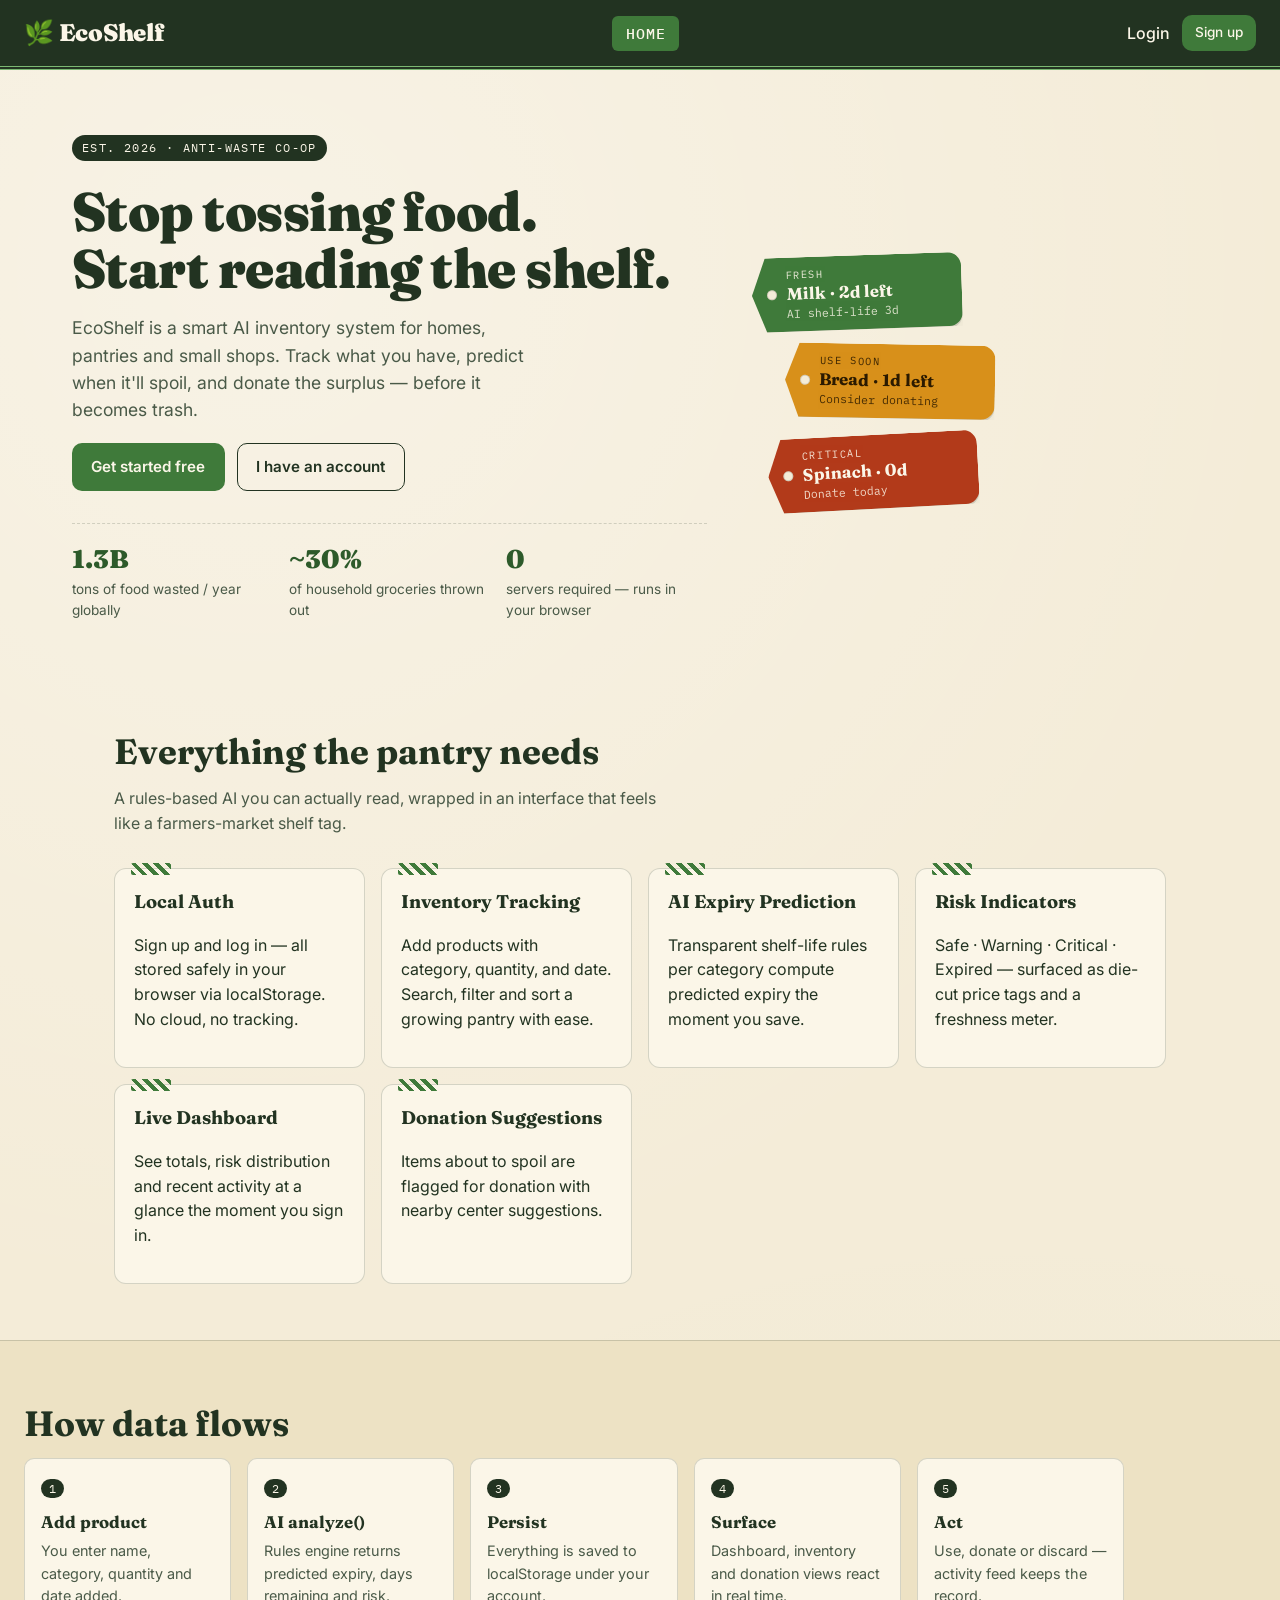
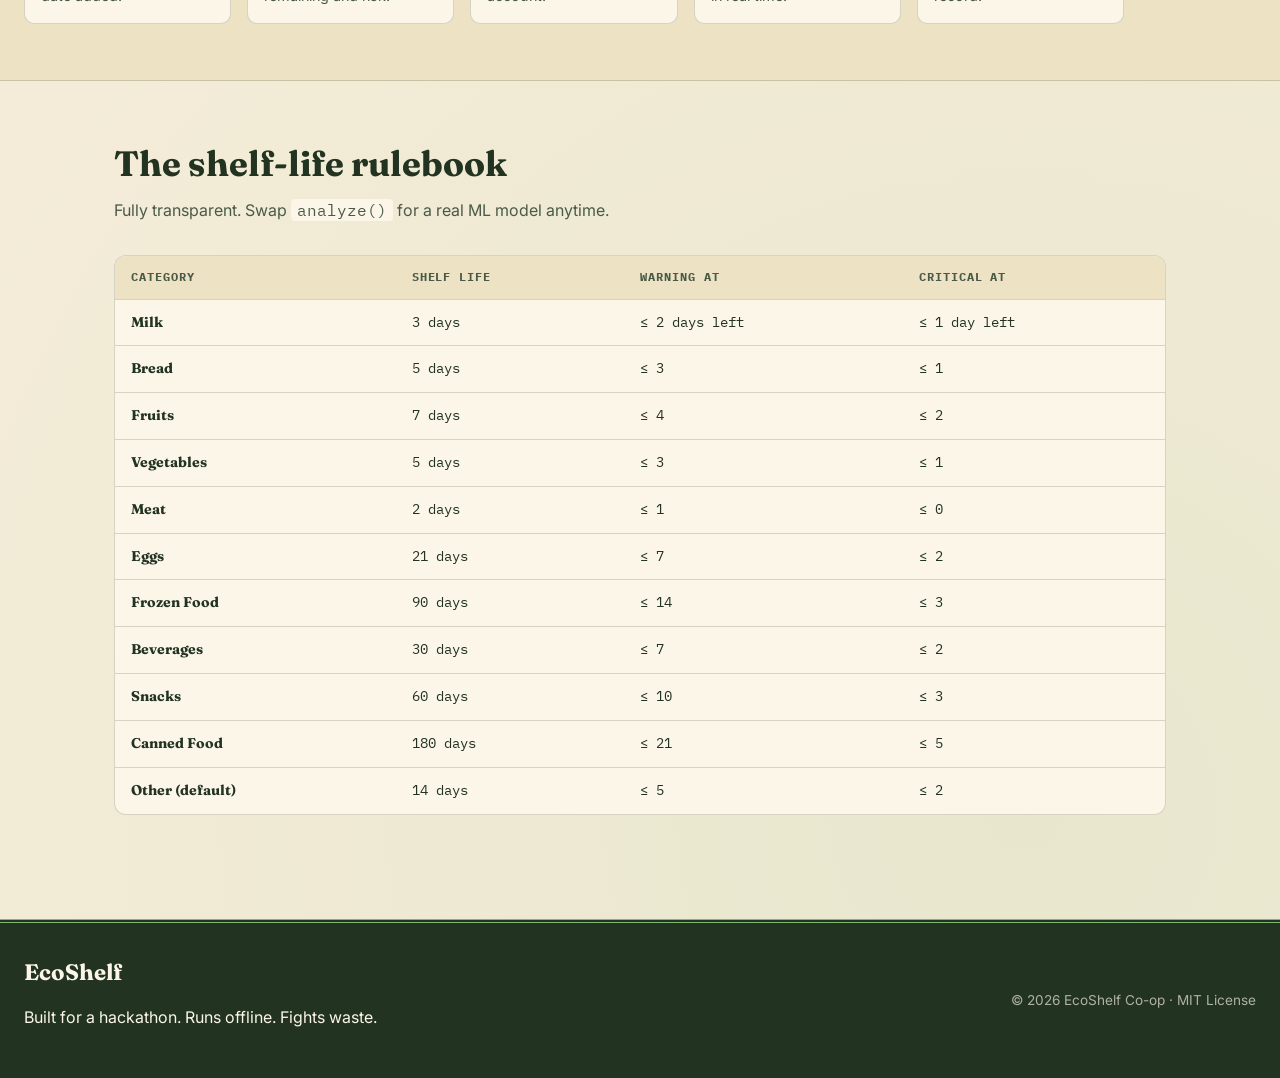
<file: index.html>
<!doctype html>
<html lang="en">
  <head>
    <meta charset="UTF-8" />
    <meta name="viewport" content="width=device-width,initial-scale=1" />
    <title>EcoShelf — Smart AI Food Inventory</title>
    <meta
      name="description"
      content="EcoShelf helps reduce food waste with AI-powered expiry prediction, risk indicators, and donation recommendations."
    />
    <link rel="stylesheet" href="css/style.css" />
  </head>
  <body class="page-landing">
    <div id="navbar-root"></div>

    <header class="hero">
      <div class="hero-inner">
        <span class="tag-chip">Est. 2026 · Anti-Waste Co-op</span>
        <h1 class="display">Stop tossing food.<br />Start reading the shelf.</h1>
        <p class="lede">
          EcoShelf is a smart AI inventory system for homes, pantries and small shops. Track what
          you have, predict when it'll spoil, and donate the surplus — before it becomes trash.
        </p>
        <div class="hero-cta">
          <a class="btn btn-primary" href="signup.html">Get started free</a>
          <a class="btn btn-ghost" href="login.html">I have an account</a>
        </div>
        <dl class="hero-stats">
          <div>
            <dt>1.3B</dt>
            <dd>tons of food wasted / year globally</dd>
          </div>
          <div>
            <dt>~30%</dt>
            <dd>of household groceries thrown out</dd>
          </div>
          <div>
            <dt>0</dt>
            <dd>servers required — runs in your browser</dd>
          </div>
        </dl>
      </div>
      <div class="hero-tag" aria-hidden="true">
        <div class="pricetag">
          <span class="pricetag-hole"></span>
          <div class="pricetag-body">
            <span class="pricetag-label">FRESH</span>
            <span class="pricetag-value">Milk · 2d left</span>
            <span class="pricetag-meta">AI shelf-life 3d</span>
          </div>
        </div>
        <div class="pricetag amber">
          <span class="pricetag-hole"></span>
          <div class="pricetag-body">
            <span class="pricetag-label">USE SOON</span>
            <span class="pricetag-value">Bread · 1d left</span>
            <span class="pricetag-meta">Consider donating</span>
          </div>
        </div>
        <div class="pricetag rust">
          <span class="pricetag-hole"></span>
          <div class="pricetag-body">
            <span class="pricetag-label">CRITICAL</span>
            <span class="pricetag-value">Spinach · 0d</span>
            <span class="pricetag-meta">Donate today</span>
          </div>
        </div>
      </div>
    </header>

    <section class="section">
      <h2 class="section-title">Everything the pantry needs</h2>
      <p class="section-sub">
        A rules-based AI you can actually read, wrapped in an interface that feels like a
        farmers-market shelf tag.
      </p>
      <div class="feature-grid">
        <article class="feature">
          <h3>Local Auth</h3>
          <p>
            Sign up and log in — all stored safely in your browser via localStorage. No cloud, no
            tracking.
          </p>
        </article>
        <article class="feature">
          <h3>Inventory Tracking</h3>
          <p>
            Add products with category, quantity, and date. Search, filter and sort a growing pantry
            with ease.
          </p>
        </article>
        <article class="feature">
          <h3>AI Expiry Prediction</h3>
          <p>
            Transparent shelf-life rules per category compute predicted expiry the moment you save.
          </p>
        </article>
        <article class="feature">
          <h3>Risk Indicators</h3>
          <p>
            Safe · Warning · Critical · Expired — surfaced as die-cut price tags and a freshness
            meter.
          </p>
        </article>
        <article class="feature">
          <h3>Live Dashboard</h3>
          <p>
            See totals, risk distribution and recent activity at a glance the moment you sign in.
          </p>
        </article>
        <article class="feature">
          <h3>Donation Suggestions</h3>
          <p>Items about to spoil are flagged for donation with nearby center suggestions.</p>
        </article>
      </div>
    </section>

    <section class="section section-alt">
      <h2 class="section-title">How data flows</h2>
      <ol class="flow">
        <li>
          <span class="flow-num">1</span>
          <h4>Add product</h4>
          <p>You enter name, category, quantity and date added.</p>
        </li>
        <li>
          <span class="flow-num">2</span>
          <h4>AI analyze()</h4>
          <p>Rules engine returns predicted expiry, days remaining and risk.</p>
        </li>
        <li>
          <span class="flow-num">3</span>
          <h4>Persist</h4>
          <p>Everything is saved to localStorage under your account.</p>
        </li>
        <li>
          <span class="flow-num">4</span>
          <h4>Surface</h4>
          <p>Dashboard, inventory and donation views react in real time.</p>
        </li>
        <li>
          <span class="flow-num">5</span>
          <h4>Act</h4>
          <p>Use, donate or discard — activity feed keeps the record.</p>
        </li>
      </ol>
    </section>

    <section class="section">
      <h2 class="section-title">The shelf-life rulebook</h2>
      <p class="section-sub">
        Fully transparent. Swap <code>analyze()</code> for a real ML model anytime.
      </p>
      <div class="table-wrap">
        <table class="rules-table">
          <thead>
            <tr>
              <th>Category</th>
              <th>Shelf life</th>
              <th>Warning at</th>
              <th>Critical at</th>
            </tr>
          </thead>
          <tbody>
            <tr>
              <td>Milk</td>
              <td>3 days</td>
              <td>≤ 2 days left</td>
              <td>≤ 1 day left</td>
            </tr>
            <tr>
              <td>Bread</td>
              <td>5 days</td>
              <td>≤ 3</td>
              <td>≤ 1</td>
            </tr>
            <tr>
              <td>Fruits</td>
              <td>7 days</td>
              <td>≤ 4</td>
              <td>≤ 2</td>
            </tr>
            <tr>
              <td>Vegetables</td>
              <td>5 days</td>
              <td>≤ 3</td>
              <td>≤ 1</td>
            </tr>
            <tr>
              <td>Meat</td>
              <td>2 days</td>
              <td>≤ 1</td>
              <td>≤ 0</td>
            </tr>
            <tr>
              <td>Eggs</td>
              <td>21 days</td>
              <td>≤ 7</td>
              <td>≤ 2</td>
            </tr>
            <tr>
              <td>Frozen Food</td>
              <td>90 days</td>
              <td>≤ 14</td>
              <td>≤ 3</td>
            </tr>
            <tr>
              <td>Beverages</td>
              <td>30 days</td>
              <td>≤ 7</td>
              <td>≤ 2</td>
            </tr>
            <tr>
              <td>Snacks</td>
              <td>60 days</td>
              <td>≤ 10</td>
              <td>≤ 3</td>
            </tr>
            <tr>
              <td>Canned Food</td>
              <td>180 days</td>
              <td>≤ 21</td>
              <td>≤ 5</td>
            </tr>
            <tr>
              <td>Other (default)</td>
              <td>14 days</td>
              <td>≤ 5</td>
              <td>≤ 2</td>
            </tr>
          </tbody>
        </table>
      </div>
    </section>

    <footer class="footer">
      <div>
        <strong class="brand">EcoShelf</strong>
        <p>Built for a hackathon. Runs offline. Fights waste.</p>
      </div>
      <p class="muted">© 2026 EcoShelf Co-op · MIT License</p>
    </footer>

    <script src="js/ai.js"></script>
    <script src="js/app.js"></script>
    <script src="js/navbar.js"></script>
  </body>
</html>
</file>
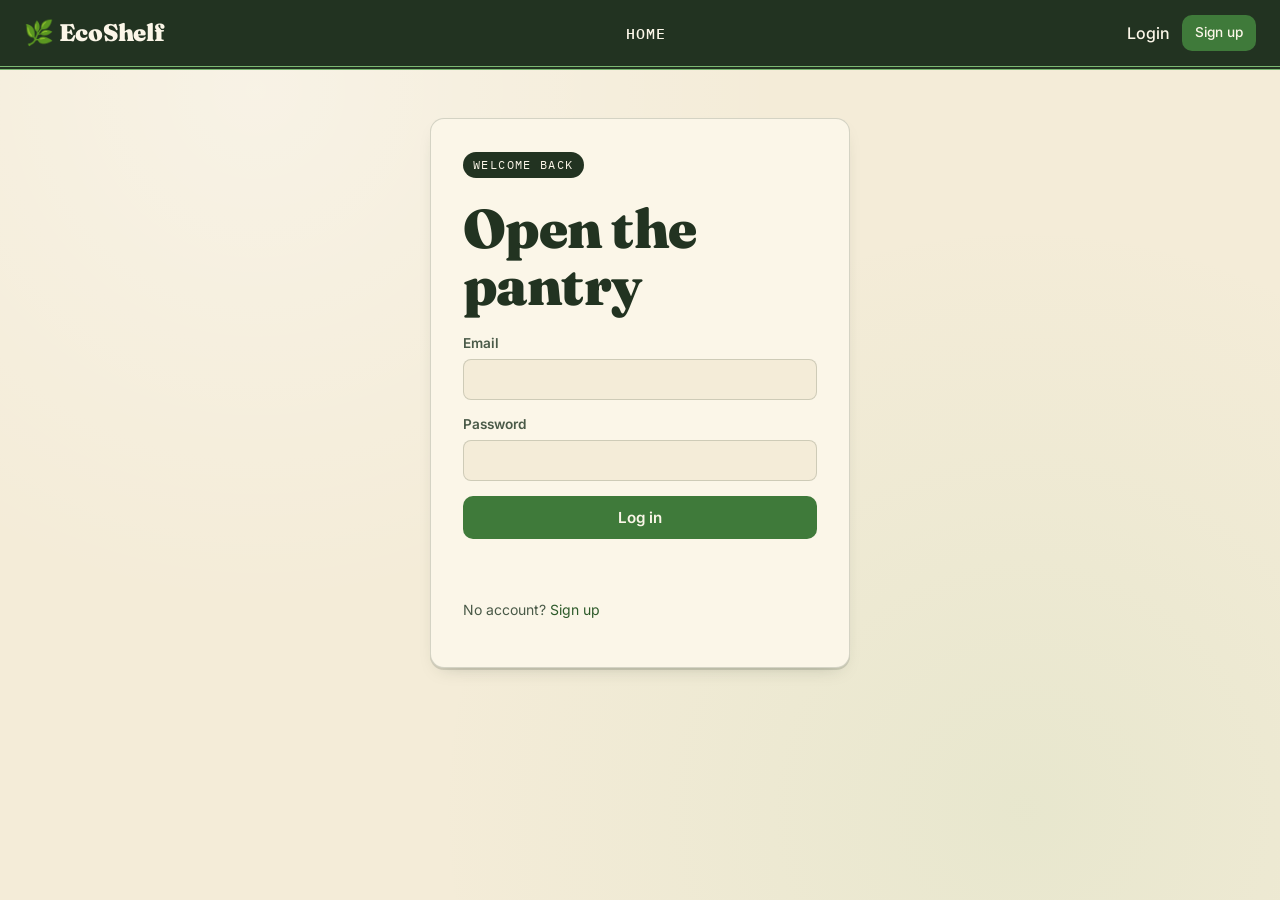
<file: add-product.html>
<!doctype html>
<html lang="en">
  <head>
    <meta charset="UTF-8" />
    <meta name="viewport" content="width=device-width,initial-scale=1" />
    <title>Add product · EcoShelf</title>
    <link rel="stylesheet" href="css/style.css" />
    <link rel="stylesheet" href="css/dashboard.css" />
  </head>
  <body>
    <div id="navbar-root"></div>
    <main class="app-main add-wrap">
      <div>
        <span class="tag-chip">New arrival</span>
        <h1 class="display">Tag a new product</h1>
        <form id="add-form" class="stack card-form" novalidate>
          <label>Name<input name="name" required /></label>
          <label
            >Category
            <select name="category" id="category" required></select>
          </label>
          <div class="row">
            <label
              >Quantity<input type="number" name="quantity" min="1" step="1" value="1" required
            /></label>
            <label>Unit<input name="unit" value="pcs" required /></label>
          </div>
          <label>Date added<input type="date" name="dateAdded" required id="date-added" /></label>
          <button class="btn btn-primary" type="submit">Save to shelf</button>
          <p id="add-msg" class="form-msg" role="status" aria-live="polite"></p>
        </form>
      </div>
      <aside class="preview-panel" id="preview-panel">
        <span class="tag-chip">Live AI preview</span>
        <h2 class="preview-name">—</h2>
        <p class="preview-meta" id="preview-meta">Fill in the form to see the shelf tag.</p>
        <div class="pricetag" id="preview-tag">
          <span class="pricetag-hole"></span>
          <div class="pricetag-body">
            <span class="pricetag-label" id="pt-label">SAFE</span>
            <span class="pricetag-value" id="pt-value">—</span>
            <span class="pricetag-meta" id="pt-meta">—</span>
          </div>
        </div>
        <div class="freshness">
          <div class="freshness-bar"><span id="fresh-fill"></span></div>
          <p class="muted small" id="fresh-text">Freshness</p>
        </div>
      </aside>
    </main>
    <script src="js/ai.js"></script>
    <script src="js/app.js"></script>
    <script src="js/navbar.js"></script>
    <script>
      EcoShelf.requireAuth();
      const catSel = document.getElementById("category");
      EcoShelf.AI.categories().forEach((c) => {
        const o = document.createElement("option");
        o.value = c;
        o.textContent = c;
        catSel.appendChild(o);
      });
      document.getElementById("date-added").value = new Date().toISOString().slice(0, 10);

      const form = document.getElementById("add-form");
      function preview() {
        const d = Object.fromEntries(new FormData(form).entries());
        if (!d.name || !d.category || !d.dateAdded) return;
        const a = EcoShelf.AI.analyze({
          name: d.name,
          category: d.category,
          dateAdded: d.dateAdded,
        });
        document.querySelector(".preview-name").textContent = d.name;
        document.getElementById("preview-meta").textContent =
          `${d.category} · shelf life ${a.shelfLife}d`;
        const tag = document.getElementById("preview-tag");
        tag.className = "pricetag " + a.tagClass;
        document.getElementById("pt-label").textContent = a.risk.toUpperCase();
        document.getElementById("pt-value").textContent = `${d.name} · ${a.daysRemaining}d left`;
        document.getElementById("pt-meta").textContent =
          `Expires ${EcoShelf.fmtDate(a.expiryDate)}`;
        const pct = Math.max(0, Math.min(100, a.freshnessPct));
        document.getElementById("fresh-fill").style.width = pct + "%";
        document.getElementById("fresh-text").textContent = `Freshness ${pct}%`;
      }
      form.addEventListener("input", preview);
      preview();

      form.addEventListener("submit", (e) => {
        e.preventDefault();
        const d = Object.fromEntries(new FormData(form).entries());
        d.quantity = Number(d.quantity);
        EcoShelf.addProduct(d);
        EcoShelf.toast("Saved to shelf");
        setTimeout(() => (location.href = "inventory.html"), 500);
      });
    </script>
  </body>
</html>
</file>
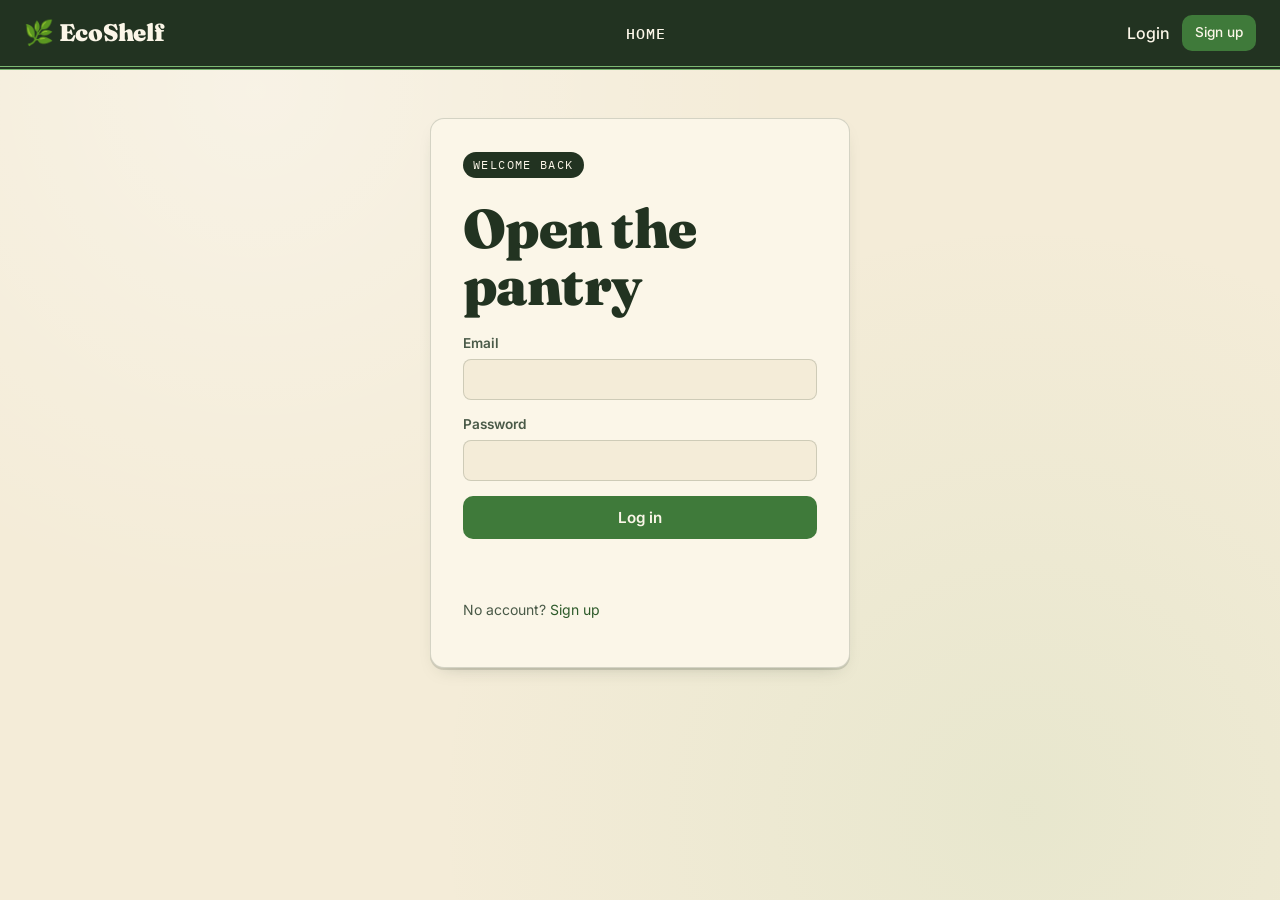
<file: dashboard.html>
<!doctype html>
<html lang="en">
  <head>
    <meta charset="UTF-8" />
    <meta name="viewport" content="width=device-width,initial-scale=1" />
    <title>Dashboard · EcoShelf</title>
    <link rel="stylesheet" href="css/style.css" />
    <link rel="stylesheet" href="css/dashboard.css" />
  </head>
  <body>
    <div id="navbar-root"></div>
    <main class="app-main">
      <header class="app-header">
        <div>
          <span class="tag-chip">Shelf overview</span>
          <h1 class="display">Good to see you, <span id="user-greeting">friend</span>.</h1>
          <p class="lede small">Here's what your pantry is telling us today.</p>
        </div>
        <a class="btn btn-primary" href="add-product.html">+ Add product</a>
      </header>

      <section class="stat-grid" id="stat-grid"></section>

      <section class="panel-grid">
        <article class="panel">
          <h2 class="panel-title">Risk distribution</h2>
          <div id="risk-bars" class="risk-bars"></div>
        </article>
        <article class="panel">
          <h2 class="panel-title">Recent activity</h2>
          <ul id="activity-feed" class="activity"></ul>
        </article>
      </section>
    </main>
    <script src="js/ai.js"></script>
    <script src="js/app.js"></script>
    <script src="js/navbar.js"></script>
    <script src="js/dashboard.js"></script>
  </body>
</html>
</file>
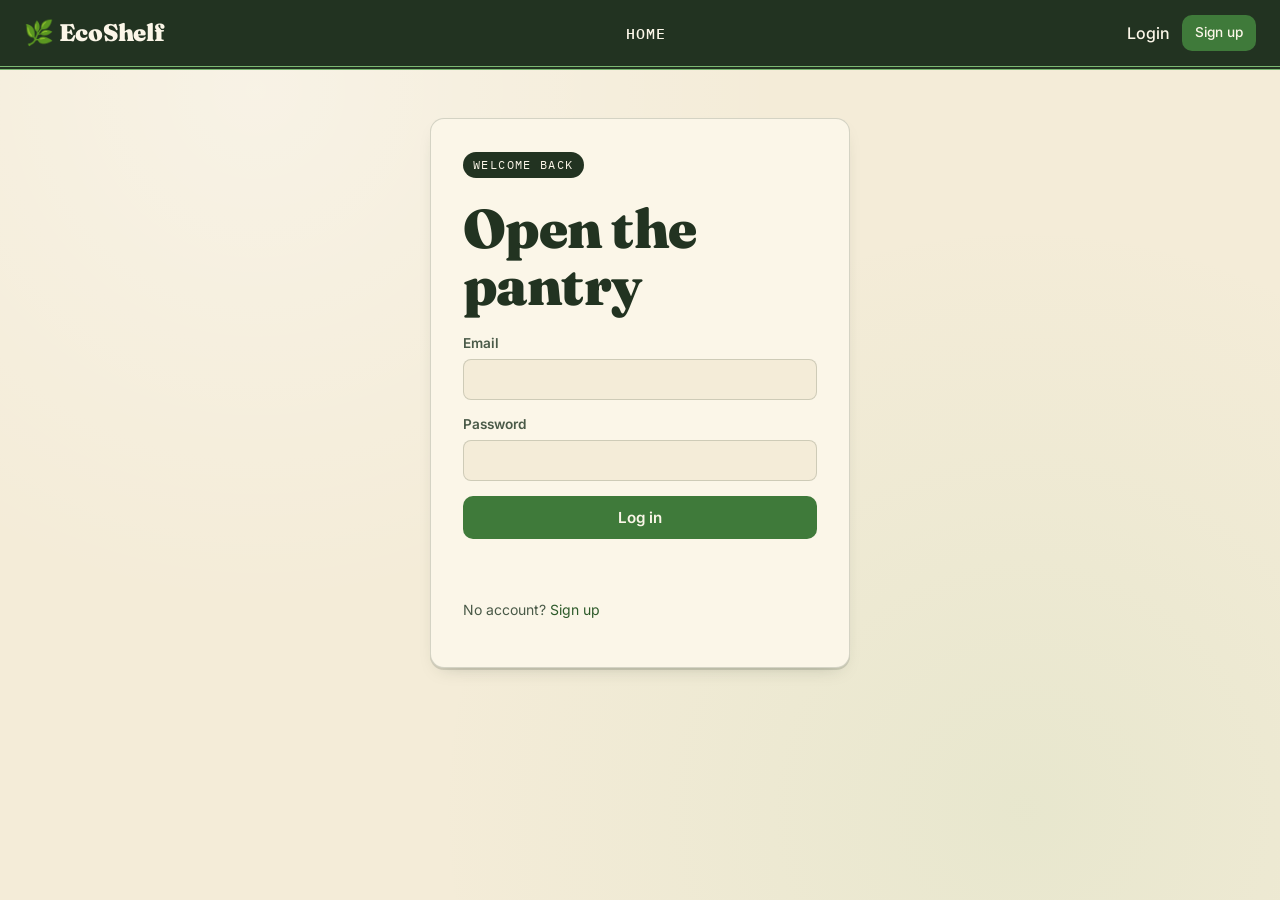
<file: donation.html>
<!doctype html>
<html lang="en">
  <head>
    <meta charset="UTF-8" />
    <meta name="viewport" content="width=device-width,initial-scale=1" />
    <title>Donations · EcoShelf</title>
    <link rel="stylesheet" href="css/style.css" />
    <link rel="stylesheet" href="css/dashboard.css" />
  </head>
  <body>
    <div id="navbar-root"></div>
    <main class="app-main">
      <header class="app-header">
        <div>
          <span class="tag-chip">Give before it goes</span>
          <h1 class="display">Donation candidates</h1>
          <p class="lede small">Items nearing expiry that are still perfectly good.</p>
        </div>
      </header>

      <section class="donation-grid" id="donation-grid"></section>
      <p id="don-empty" class="empty muted" hidden>Nothing to donate right now. Great job!</p>

      <section class="panel" style="margin-top: 2rem">
        <h2 class="panel-title">Nearby donation centers</h2>
        <ul class="centers">
          <li>
            <strong>Green Harvest Food Bank</strong
            ><span>1.2 km · Accepts fresh produce & bread</span>
          </li>
          <li>
            <strong>Community Kitchen Co-op</strong><span>2.4 km · Cooked & packaged meals</span>
          </li>
          <li><strong>Neighbourhood Fridge #7</strong><span>0.6 km · 24/7 drop-off</span></li>
          <li>
            <strong>Shelter Meals Trust</strong><span>3.1 km · Contact ahead for pickup</span>
          </li>
        </ul>
      </section>
    </main>
    <script src="js/ai.js"></script>
    <script src="js/app.js"></script>
    <script src="js/navbar.js"></script>
    <script>
      EcoShelf.requireAuth();
      function render() {
        const grid = document.getElementById("donation-grid");
        const items = EcoShelf.listProducts()
          .map((p) => ({ p, a: EcoShelf.AI.analyze(p) }))
          .filter((x) => !x.p.donated && x.a.donationCandidate);
        document.getElementById("don-empty").hidden = items.length > 0;
        grid.innerHTML = items
          .map(
            ({ p, a }) => `
    <article class="donation-card">
      <div class="pricetag ${a.tagClass}">
        <span class="pricetag-hole"></span>
        <div class="pricetag-body">
          <span class="pricetag-label">${a.risk.toUpperCase()}</span>
          <span class="pricetag-value">${p.name}</span>
          <span class="pricetag-meta">${a.daysRemaining}d left · ${p.category}</span>
        </div>
      </div>
      <p class="muted small">${p.quantity} ${p.unit} · expires ${EcoShelf.fmtDate(a.expiryDate)}</p>
      <button class="btn btn-primary" data-id="${p.id}">Mark as donated</button>
    </article>
  `,
          )
          .join("");
        grid.querySelectorAll("button[data-id]").forEach((b) => {
          b.addEventListener("click", () => {
            EcoShelf.updateProduct(b.dataset.id, { donated: true });
            EcoShelf.logActivity(`Donated ${EcoShelf.findProduct(b.dataset.id).name}`);
            EcoShelf.toast("Thanks for donating!");
            render();
          });
        });
      }
      render();
    </script>
  </body>
</html>
</file>
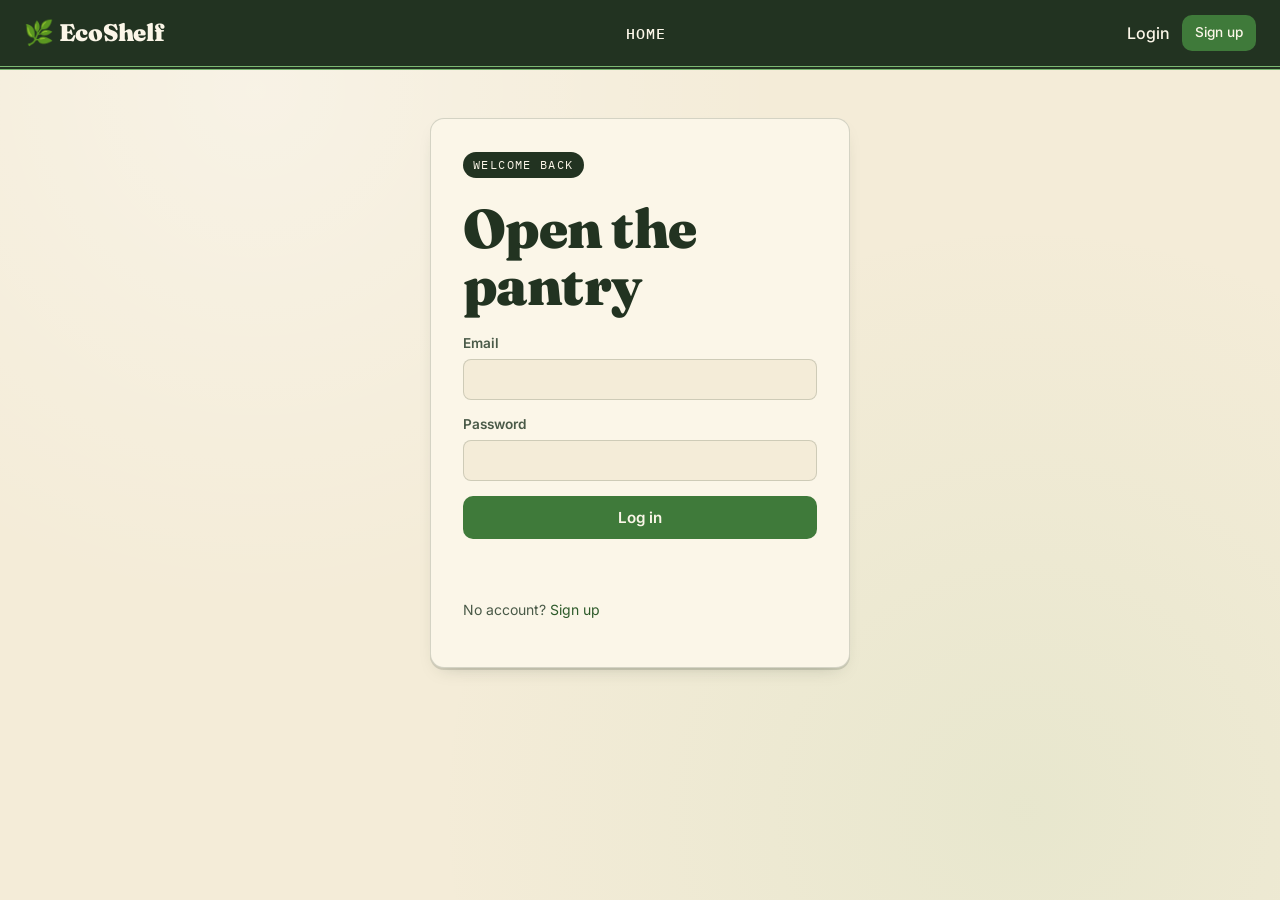
<file: inventory.html>
<!doctype html>
<html lang="en">
  <head>
    <meta charset="UTF-8" />
    <meta name="viewport" content="width=device-width,initial-scale=1" />
    <title>Inventory · EcoShelf</title>
    <link rel="stylesheet" href="css/style.css" />
    <link rel="stylesheet" href="css/dashboard.css" />
  </head>
  <body>
    <div id="navbar-root"></div>
    <main class="app-main">
      <header class="app-header">
        <div>
          <span class="tag-chip">All items</span>
          <h1 class="display">Your inventory</h1>
        </div>
        <a class="btn btn-primary" href="add-product.html">+ Add product</a>
      </header>

      <div class="toolbar">
        <input id="search" type="search" placeholder="Search products…" />
        <select id="filter-cat">
          <option value="">All categories</option>
        </select>
        <select id="filter-risk">
          <option value="">All risk levels</option>
          <option value="Safe">Safe</option>
          <option value="Warning">Warning</option>
          <option value="Critical">Critical</option>
          <option value="Expired">Expired</option>
        </select>
      </div>

      <div class="table-wrap">
        <table class="inventory-table">
          <thead>
            <tr>
              <th>Product</th>
              <th>Category</th>
              <th>Qty</th>
              <th>Added</th>
              <th>Expires</th>
              <th>Freshness</th>
              <th>Risk</th>
              <th></th>
            </tr>
          </thead>
          <tbody id="inv-body"></tbody>
        </table>
        <p id="empty" class="empty muted" hidden>No products match your filters.</p>
      </div>
    </main>
    <script src="js/ai.js"></script>
    <script src="js/app.js"></script>
    <script src="js/navbar.js"></script>
    <script src="js/inventory.js"></script>
  </body>
</html>
</file>
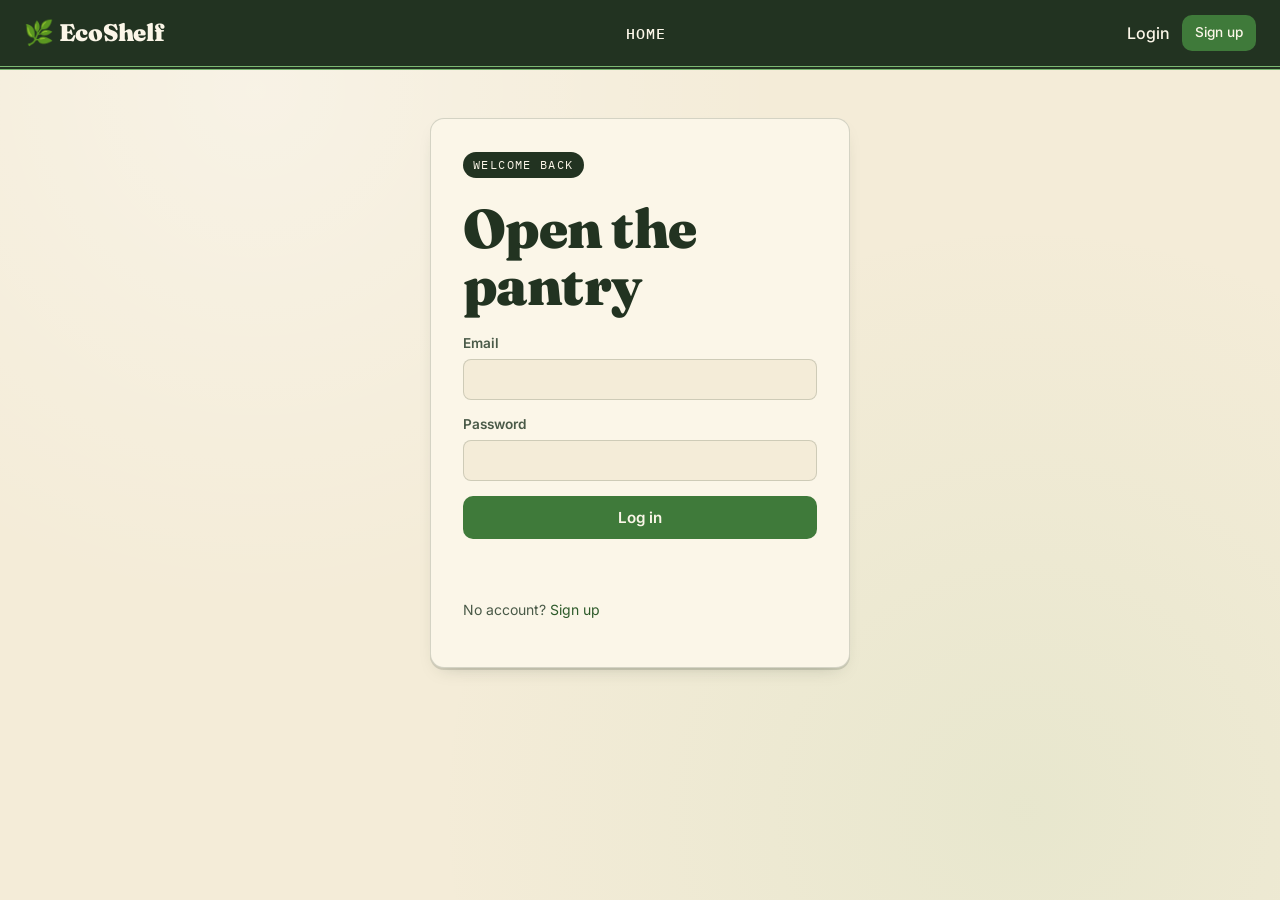
<file: login.html>
<!doctype html>
<html lang="en">
  <head>
    <meta charset="UTF-8" />
    <meta name="viewport" content="width=device-width,initial-scale=1" />
    <title>Log in · EcoShelf</title>
    <link rel="stylesheet" href="css/style.css" />
  </head>
  <body>
    <div id="navbar-root"></div>
    <main class="auth-wrap">
      <div class="auth-card">
        <span class="tag-chip">Welcome back</span>
        <h1 class="display">Open the pantry</h1>
        <form id="login-form" class="stack" novalidate>
          <label>Email<input type="email" name="email" required autocomplete="email" /></label>
          <label
            >Password<input
              type="password"
              name="password"
              required
              autocomplete="current-password"
          /></label>
          <button class="btn btn-primary" type="submit">Log in</button>
          <p id="login-msg" class="form-msg" role="status" aria-live="polite"></p>
          <p class="muted small">No account? <a href="signup.html">Sign up</a></p>
        </form>
      </div>
    </main>
    <script src="js/ai.js"></script>
    <script src="js/app.js"></script>
    <script src="js/navbar.js"></script>
    <script>
      document.getElementById("login-form").addEventListener("submit", (e) => {
        e.preventDefault();
        const f = e.target;
        const msg = document.getElementById("login-msg");
        const res = EcoShelf.login(f.email.value.trim(), f.password.value);
        if (!res.ok) {
          msg.textContent = res.error;
          msg.className = "form-msg error";
          return;
        }
        msg.textContent = "Signed in — redirecting…";
        msg.className = "form-msg success";
        setTimeout(() => (location.href = "dashboard.html"), 400);
      });
    </script>
  </body>
</html>
</file>
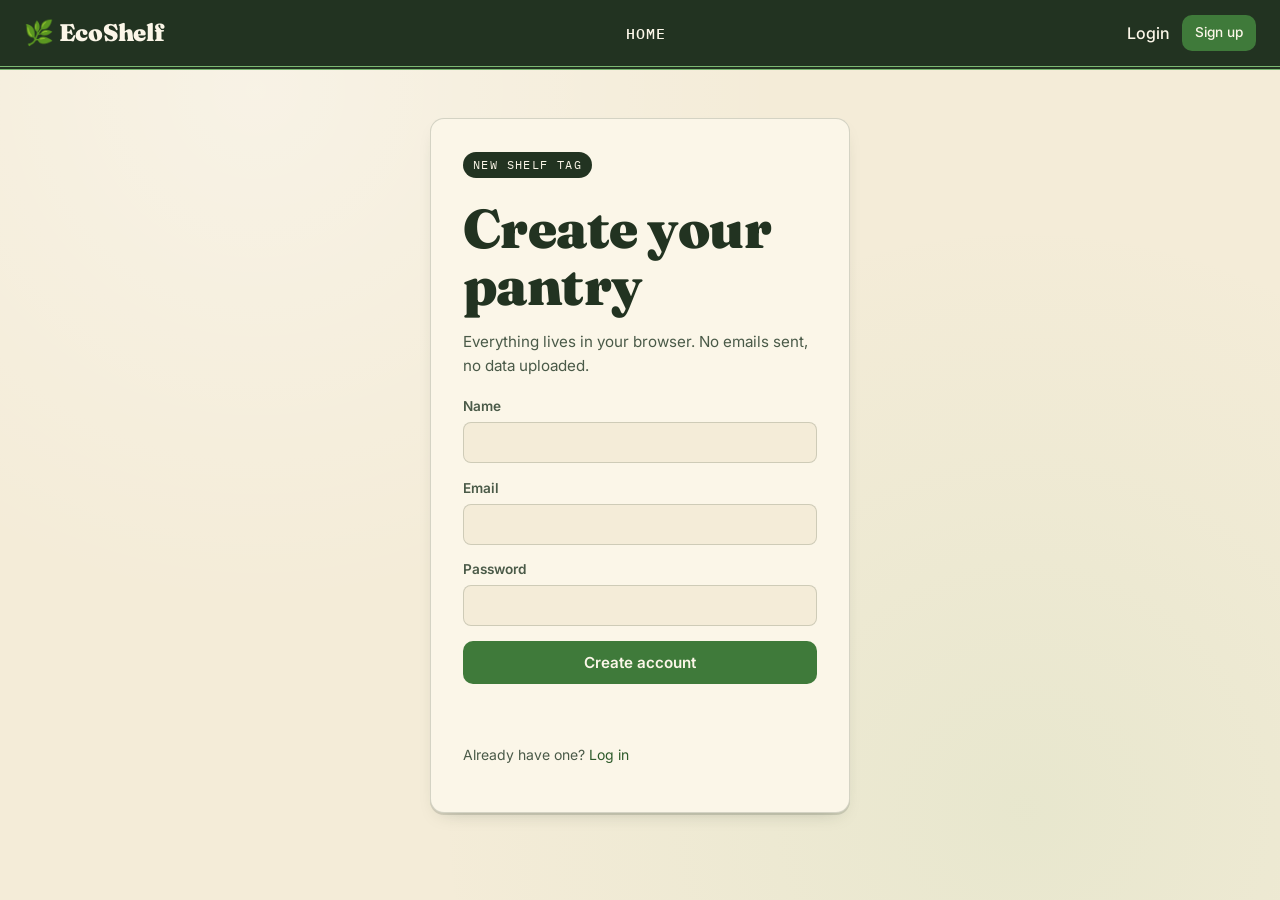
<file: signup.html>
<!doctype html>
<html lang="en">
  <head>
    <meta charset="UTF-8" />
    <meta name="viewport" content="width=device-width,initial-scale=1" />
    <title>Sign up · EcoShelf</title>
    <link rel="stylesheet" href="css/style.css" />
  </head>
  <body>
    <div id="navbar-root"></div>
    <main class="auth-wrap">
      <div class="auth-card">
        <span class="tag-chip">New shelf tag</span>
        <h1 class="display">Create your pantry</h1>
        <p class="lede small">
          Everything lives in your browser. No emails sent, no data uploaded.
        </p>
        <form id="signup-form" class="stack" novalidate>
          <label>Name<input type="text" name="name" required autocomplete="name" /></label>
          <label>Email<input type="email" name="email" required autocomplete="email" /></label>
          <label
            >Password<input
              type="password"
              name="password"
              required
              minlength="6"
              autocomplete="new-password"
          /></label>
          <button class="btn btn-primary" type="submit">Create account</button>
          <p id="signup-msg" class="form-msg" role="status" aria-live="polite"></p>
          <p class="muted small">Already have one? <a href="login.html">Log in</a></p>
        </form>
      </div>
    </main>
    <script src="js/ai.js"></script>
    <script src="js/app.js"></script>
    <script src="js/navbar.js"></script>
    <script>
      document.getElementById("signup-form").addEventListener("submit", (e) => {
        e.preventDefault();
        const f = e.target;
        const msg = document.getElementById("signup-msg");
        const res = EcoShelf.signup(f.name.value.trim(), f.email.value.trim(), f.password.value);
        if (!res.ok) {
          msg.textContent = res.error;
          msg.className = "form-msg error";
          return;
        }
        msg.textContent = "Account created — redirecting…";
        msg.className = "form-msg success";
        setTimeout(() => (location.href = "dashboard.html"), 600);
      });
    </script>
  </body>
</html>
</file>
<file: css/style.css>
/* EcoShelf — market shelf tag identity */
@import url("https://fonts.googleapis.com/css2?family=Fraunces:opsz,wght@9..144,500;9..144,700;9..144,900&family=Inter:wght@400;500;600;700&family=IBM+Plex+Mono:wght@400;500&display=swap");

:root {
  --parchment: #f4ecd8;
  --parchment-2: #ede2c4;
  --ink: #223321;
  --ink-soft: #4a5a48;
  --leaf: #3f7a3a;
  --leaf-deep: #2d5a2a;
  --leaf-glow: #7bb872;
  --amber: #d8901a;
  --amber-soft: #f2c46b;
  --rust: #b23a1a;
  --rust-soft: #e07a5f;
  --cream: #fbf6e8;
  --line: rgba(34, 51, 33, 0.18);
  --shadow-tag: 0 2px 0 rgba(34, 51, 33, 0.15), 0 8px 20px -12px rgba(34, 51, 33, 0.35);
  --font-display: "Fraunces", Georgia, serif;
  --font-body: "Inter", system-ui, sans-serif;
  --font-mono: "IBM Plex Mono", ui-monospace, monospace;
}

* {
  box-sizing: border-box;
}
html,
body {
  margin: 0;
  padding: 0;
}
body {
  font-family: var(--font-body);
  background: var(--parchment);
  color: var(--ink);
  line-height: 1.55;
  background-image:
    radial-gradient(circle at 20% 10%, rgba(255, 255, 255, 0.35), transparent 40%),
    radial-gradient(circle at 80% 90%, rgba(123, 184, 114, 0.1), transparent 45%);
  min-height: 100vh;
}

a {
  color: var(--leaf-deep);
  text-decoration: none;
}
a:hover {
  text-decoration: underline;
}

:focus-visible {
  outline: 2px solid var(--leaf);
  outline-offset: 3px;
  border-radius: 4px;
}

.display {
  font-family: var(--font-display);
  font-weight: 900;
  font-size: clamp(2rem, 4.5vw, 3.4rem);
  line-height: 1.05;
  margin: 0.4em 0 0.3em;
  letter-spacing: -0.01em;
}
.lede {
  font-size: 1.1rem;
  color: var(--ink-soft);
  max-width: 44ch;
}
.lede.small {
  font-size: 0.95rem;
}
.muted {
  color: var(--ink-soft);
}
.small {
  font-size: 0.875rem;
}
code {
  font-family: var(--font-mono);
  background: var(--cream);
  padding: 1px 6px;
  border-radius: 4px;
}

.tag-chip {
  display: inline-block;
  font-family: var(--font-mono);
  font-size: 0.72rem;
  letter-spacing: 0.12em;
  text-transform: uppercase;
  background: var(--ink);
  color: var(--cream);
  padding: 4px 10px;
  border-radius: 999px;
}

/* ---------- Buttons ---------- */
.btn {
  display: inline-flex;
  align-items: center;
  justify-content: center;
  font-family: var(--font-body);
  font-weight: 600;
  font-size: 0.95rem;
  padding: 0.7rem 1.15rem;
  border-radius: 10px;
  border: 1.5px solid transparent;
  cursor: pointer;
  transition:
    transform 0.12s ease,
    background 0.15s ease,
    color 0.15s ease;
  text-decoration: none;
}
.btn-primary {
  background: var(--leaf);
  color: var(--cream);
}
.btn-primary:hover {
  background: var(--leaf-deep);
  text-decoration: none;
}
.btn-ghost {
  background: transparent;
  color: var(--ink);
  border-color: var(--ink);
}
.btn-ghost:hover {
  background: var(--ink);
  color: var(--cream);
  text-decoration: none;
}
.btn-sm {
  padding: 0.4rem 0.75rem;
  font-size: 0.85rem;
}
.btn:active {
  transform: translateY(1px);
}

/* ---------- Navbar (market signage) ---------- */
.navbar {
  display: flex;
  align-items: center;
  justify-content: space-between;
  padding: 0.9rem 1.5rem;
  background: var(--ink);
  color: var(--cream);
  border-bottom: 4px double var(--leaf-glow);
  position: sticky;
  top: 0;
  z-index: 20;
  gap: 1rem;
}
.navbar .brand {
  font-family: var(--font-display);
  font-weight: 900;
  font-size: 1.5rem;
  color: var(--cream);
  letter-spacing: -0.01em;
}
.navbar .brand::before {
  content: "🌿 ";
}
.nav-links {
  display: flex;
  gap: 0.25rem;
  list-style: none;
  padding: 0;
  margin: 0;
  flex-wrap: wrap;
}
.nav-links a {
  color: var(--cream);
  padding: 0.5rem 0.85rem;
  border-radius: 6px;
  font-size: 0.92rem;
  font-weight: 500;
  font-family: var(--font-mono);
  text-transform: uppercase;
  letter-spacing: 0.06em;
}
.nav-links a:hover {
  background: rgba(255, 255, 255, 0.08);
  text-decoration: none;
}
.nav-links a.active {
  background: var(--leaf);
  color: var(--cream);
}
.nav-auth {
  display: flex;
  align-items: center;
  gap: 0.75rem;
}
.nav-auth a {
  color: var(--cream);
  font-weight: 500;
}
.nav-user {
  font-family: var(--font-mono);
  font-size: 0.85rem;
  opacity: 0.9;
}

@media (max-width: 720px) {
  .navbar {
    flex-wrap: wrap;
  }
  .nav-links {
    order: 3;
    width: 100%;
    justify-content: flex-start;
  }
}

/* ---------- Hero ---------- */
.hero {
  display: grid;
  grid-template-columns: 1.4fr 1fr;
  gap: 3rem;
  padding: 4rem 2rem 3rem;
  max-width: 1200px;
  margin: 0 auto;
  align-items: center;
}
.hero-cta {
  display: flex;
  gap: 0.75rem;
  margin: 1.2rem 0 2rem;
  flex-wrap: wrap;
}
.hero-stats {
  display: grid;
  grid-template-columns: repeat(3, 1fr);
  gap: 1rem;
  margin: 0;
  padding: 1rem 0 0;
  border-top: 1px dashed var(--line);
}
.hero-stats dt {
  font-family: var(--font-display);
  font-weight: 900;
  font-size: 1.6rem;
  color: var(--leaf-deep);
}
.hero-stats dd {
  margin: 0;
  font-size: 0.85rem;
  color: var(--ink-soft);
}
.hero-tag {
  display: flex;
  flex-direction: column;
  gap: 1rem;
  align-items: flex-start;
  transform: rotate(-2deg);
}
.hero-tag .pricetag:nth-child(2) {
  transform: translateX(30px) rotate(3deg);
}
.hero-tag .pricetag:nth-child(3) {
  transform: translateX(10px) rotate(-1deg);
}

@media (max-width: 900px) {
  .hero {
    grid-template-columns: 1fr;
    padding: 2rem 1.25rem;
  }
  .hero-tag {
    flex-direction: row;
    flex-wrap: wrap;
    transform: none;
  }
  .hero-tag .pricetag {
    transform: none !important;
  }
}

/* ---------- Price tag (die-cut) ---------- */
.pricetag {
  --tag-bg: var(--leaf);
  --tag-fg: var(--cream);
  display: inline-flex;
  align-items: stretch;
  background: var(--tag-bg);
  color: var(--tag-fg);
  border-radius: 6px 14px 14px 6px;
  padding: 0.55rem 1rem 0.55rem 0.55rem;
  position: relative;
  box-shadow: var(--shadow-tag);
  min-width: 210px;
  clip-path: polygon(14px 0, 100% 0, 100% 100%, 14px 100%, 0 50%);
}
.pricetag-hole {
  width: 10px;
  height: 10px;
  border-radius: 50%;
  background: var(--parchment);
  align-self: center;
  margin-right: 0.6rem;
  margin-left: 6px;
  box-shadow: inset 0 0 0 1px rgba(0, 0, 0, 0.15);
}
.pricetag-body {
  display: flex;
  flex-direction: column;
  gap: 2px;
}
.pricetag-label {
  font-family: var(--font-mono);
  font-size: 0.65rem;
  letter-spacing: 0.15em;
  opacity: 0.9;
}
.pricetag-value {
  font-family: var(--font-display);
  font-weight: 700;
  font-size: 1.05rem;
  line-height: 1.1;
}
.pricetag-meta {
  font-family: var(--font-mono);
  font-size: 0.72rem;
  opacity: 0.85;
}
.pricetag.amber {
  --tag-bg: var(--amber);
  --tag-fg: #2b1a00;
}
.pricetag.rust {
  --tag-bg: var(--rust);
  --tag-fg: var(--cream);
}
.pricetag.ink {
  --tag-bg: var(--ink);
  --tag-fg: var(--cream);
}

/* ---------- Sections ---------- */
.section {
  max-width: 1100px;
  margin: 0 auto;
  padding: 3.5rem 1.5rem;
}
.section-alt {
  background: var(--parchment-2);
  max-width: none;
  border-top: 1px solid var(--line);
  border-bottom: 1px solid var(--line);
}
.section-alt > * {
  max-width: 1100px;
  margin-left: auto;
  margin-right: auto;
}
.section-title {
  font-family: var(--font-display);
  font-size: clamp(1.6rem, 3vw, 2.2rem);
  margin: 0 0 0.4rem;
}
.section-sub {
  color: var(--ink-soft);
  margin: 0 0 2rem;
  max-width: 55ch;
}

.feature-grid {
  display: grid;
  grid-template-columns: repeat(auto-fit, minmax(240px, 1fr));
  gap: 1rem;
}
.feature {
  background: var(--cream);
  border: 1px solid var(--line);
  border-radius: 12px;
  padding: 1.2rem;
  position: relative;
}
.feature h3 {
  font-family: var(--font-display);
  font-size: 1.15rem;
  margin: 0 0 0.35rem;
}
.feature::before {
  content: "";
  position: absolute;
  top: -6px;
  left: 16px;
  width: 40px;
  height: 12px;
  background: repeating-linear-gradient(45deg, var(--leaf) 0 4px, transparent 4px 8px);
  border-radius: 2px;
}

.flow {
  list-style: none;
  padding: 0;
  margin: 0;
  display: grid;
  grid-template-columns: repeat(auto-fit, minmax(180px, 1fr));
  gap: 1rem;
}
.flow li {
  background: var(--cream);
  border: 1px solid var(--line);
  border-radius: 10px;
  padding: 1rem;
  position: relative;
}
.flow-num {
  font-family: var(--font-mono);
  font-size: 0.75rem;
  background: var(--ink);
  color: var(--cream);
  padding: 2px 8px;
  border-radius: 999px;
}
.flow h4 {
  font-family: var(--font-display);
  margin: 0.6rem 0 0.3rem;
  font-size: 1.05rem;
}
.flow p {
  margin: 0;
  font-size: 0.9rem;
  color: var(--ink-soft);
}

/* ---------- Tables ---------- */
.table-wrap {
  overflow-x: auto;
  border: 1px solid var(--line);
  border-radius: 12px;
  background: var(--cream);
}
table {
  width: 100%;
  border-collapse: collapse;
  font-size: 0.95rem;
}
th,
td {
  text-align: left;
  padding: 0.75rem 1rem;
  border-bottom: 1px solid var(--line);
}
th {
  font-family: var(--font-mono);
  font-size: 0.75rem;
  letter-spacing: 0.08em;
  text-transform: uppercase;
  background: var(--parchment-2);
  color: var(--ink-soft);
}
tr:last-child td {
  border-bottom: none;
}
.rules-table td:first-child {
  font-family: var(--font-display);
  font-weight: 700;
}
.rules-table td {
  font-family: var(--font-mono);
  font-size: 0.88rem;
}

/* ---------- Footer ---------- */
.footer {
  border-top: 4px double var(--leaf-glow);
  background: var(--ink);
  color: var(--cream);
  padding: 2rem 1.5rem;
  margin-top: 3rem;
  display: flex;
  justify-content: space-between;
  align-items: center;
  flex-wrap: wrap;
  gap: 1rem;
}
.footer .brand {
  font-family: var(--font-display);
  font-size: 1.4rem;
}
.footer .muted {
  color: rgba(251, 246, 232, 0.65);
  font-size: 0.85rem;
}

/* ---------- Auth pages ---------- */
.auth-wrap {
  display: flex;
  justify-content: center;
  padding: 3rem 1.25rem;
}
.auth-card {
  background: var(--cream);
  border: 1px solid var(--line);
  border-radius: 14px;
  padding: 2rem;
  max-width: 420px;
  width: 100%;
  box-shadow: var(--shadow-tag);
}
.stack {
  display: flex;
  flex-direction: column;
  gap: 0.9rem;
  margin-top: 1.2rem;
}
.stack label {
  display: flex;
  flex-direction: column;
  font-size: 0.85rem;
  font-weight: 600;
  gap: 0.3rem;
  color: var(--ink-soft);
}
.stack input,
.stack select {
  font-family: var(--font-body);
  font-size: 1rem;
  padding: 0.6rem 0.75rem;
  border: 1.5px solid var(--line);
  border-radius: 8px;
  background: var(--parchment);
  color: var(--ink);
}
.stack input:focus,
.stack select:focus {
  border-color: var(--leaf);
  outline: none;
}
.form-msg {
  font-size: 0.9rem;
  min-height: 1.2em;
  margin: 0;
}
.form-msg.error {
  color: var(--rust);
}
.form-msg.success {
  color: var(--leaf-deep);
}

/* ---------- Toast ---------- */
.toast-wrap {
  position: fixed;
  bottom: 20px;
  right: 20px;
  display: flex;
  flex-direction: column;
  gap: 8px;
  z-index: 100;
}
.toast {
  background: var(--ink);
  color: var(--cream);
  padding: 0.7rem 1rem;
  border-radius: 8px;
  font-size: 0.9rem;
  box-shadow: 0 8px 20px -12px rgba(0, 0, 0, 0.5);
  animation: slidein 0.25s ease;
}
@keyframes slidein {
  from {
    transform: translateY(10px);
    opacity: 0;
  }
  to {
    transform: none;
    opacity: 1;
  }
}

@media (prefers-reduced-motion: reduce) {
  * {
    animation: none !important;
    transition: none !important;
  }
}
</file>
<file: css/dashboard.css>
.app-main {
  max-width: 1200px;
  margin: 0 auto;
  padding: 2rem 1.5rem 4rem;
}
.app-header {
  display: flex;
  justify-content: space-between;
  align-items: flex-end;
  gap: 1rem;
  flex-wrap: wrap;
  margin-bottom: 2rem;
}
.app-header .display {
  font-size: clamp(1.7rem, 3.5vw, 2.4rem);
  margin: 0.3rem 0 0.2rem;
}

.stat-grid {
  display: grid;
  grid-template-columns: repeat(auto-fit, minmax(180px, 1fr));
  gap: 1rem;
  margin-bottom: 2rem;
}
.stat-card {
  background: var(--cream);
  border: 1px solid var(--line);
  border-radius: 12px;
  padding: 1rem 1.1rem;
  position: relative;
  overflow: hidden;
}
.stat-card::after {
  content: "";
  position: absolute;
  top: 0;
  right: 0;
  width: 6px;
  height: 100%;
  background: var(--leaf);
}
.stat-card.warning::after {
  background: var(--amber);
}
.stat-card.critical::after {
  background: var(--rust);
}
.stat-card.expired::after {
  background: var(--ink);
}
.stat-card.donation::after {
  background: var(--leaf-glow);
}
.stat-label {
  font-family: var(--font-mono);
  font-size: 0.72rem;
  letter-spacing: 0.1em;
  text-transform: uppercase;
  color: var(--ink-soft);
}
.stat-value {
  font-family: var(--font-display);
  font-weight: 900;
  font-size: 2.2rem;
  line-height: 1;
  margin-top: 0.3rem;
}
.stat-hint {
  font-size: 0.8rem;
  color: var(--ink-soft);
  margin-top: 0.3rem;
}

.panel-grid {
  display: grid;
  grid-template-columns: 1fr 1fr;
  gap: 1rem;
}
@media (max-width: 800px) {
  .panel-grid {
    grid-template-columns: 1fr;
  }
}
.panel {
  background: var(--cream);
  border: 1px solid var(--line);
  border-radius: 12px;
  padding: 1.25rem;
}
.panel-title {
  font-family: var(--font-display);
  margin: 0 0 1rem;
  font-size: 1.15rem;
}
.risk-bars {
  display: flex;
  flex-direction: column;
  gap: 0.65rem;
}
.risk-bar {
  display: grid;
  grid-template-columns: 90px 1fr 40px;
  align-items: center;
  gap: 0.5rem;
  font-size: 0.85rem;
}
.risk-bar-track {
  background: var(--parchment-2);
  height: 10px;
  border-radius: 6px;
  overflow: hidden;
}
.risk-bar-fill {
  height: 100%;
  border-radius: 6px;
  transition: width 0.4s ease;
}
.risk-bar.safe .risk-bar-fill {
  background: linear-gradient(90deg, var(--leaf-glow), var(--leaf));
}
.risk-bar.warning .risk-bar-fill {
  background: linear-gradient(90deg, var(--amber-soft), var(--amber));
}
.risk-bar.critical .risk-bar-fill {
  background: linear-gradient(90deg, var(--rust-soft), var(--rust));
}
.risk-bar.expired .risk-bar-fill {
  background: linear-gradient(90deg, #666, var(--ink));
}
.risk-bar-count {
  font-family: var(--font-mono);
  text-align: right;
}

.activity {
  list-style: none;
  padding: 0;
  margin: 0;
  display: flex;
  flex-direction: column;
  gap: 0.4rem;
  max-height: 320px;
  overflow: auto;
}
.activity li {
  display: flex;
  justify-content: space-between;
  gap: 0.5rem;
  padding: 0.5rem 0;
  border-bottom: 1px dashed var(--line);
  font-size: 0.9rem;
}
.activity li:last-child {
  border-bottom: none;
}
.activity time {
  font-family: var(--font-mono);
  font-size: 0.75rem;
  color: var(--ink-soft);
}

/* Inventory */
.toolbar {
  display: flex;
  gap: 0.6rem;
  margin-bottom: 1rem;
  flex-wrap: wrap;
}
.toolbar input,
.toolbar select {
  padding: 0.55rem 0.75rem;
  border: 1.5px solid var(--line);
  border-radius: 8px;
  background: var(--cream);
  font-family: var(--font-body);
  font-size: 0.95rem;
  color: var(--ink);
}
.toolbar input {
  flex: 1 1 220px;
}
.inventory-table td:nth-child(3),
.inventory-table td:nth-child(4),
.inventory-table td:nth-child(5) {
  font-family: var(--font-mono);
  font-size: 0.85rem;
}
.row-actions {
  display: flex;
  gap: 0.35rem;
  justify-content: flex-end;
}
.icon-btn {
  border: 1px solid var(--line);
  background: var(--parchment);
  padding: 0.3rem 0.55rem;
  border-radius: 6px;
  cursor: pointer;
  font-size: 0.8rem;
  color: var(--ink);
}
.icon-btn:hover {
  background: var(--ink);
  color: var(--cream);
}
.icon-btn.danger:hover {
  background: var(--rust);
}
.empty {
  text-align: center;
  padding: 2rem;
}

/* Freshness meter */
.freshness {
  margin-top: 1rem;
}
.freshness-bar {
  height: 12px;
  background: var(--parchment-2);
  border-radius: 8px;
  overflow: hidden;
  position: relative;
}
.freshness-bar span {
  display: block;
  height: 100%;
  background: linear-gradient(
    90deg,
    var(--rust) 0%,
    var(--amber) 40%,
    var(--leaf-glow) 75%,
    var(--leaf) 100%
  );
  border-radius: 8px;
  transition: width 0.4s ease;
}

/* Add product layout */
.add-wrap {
  display: grid;
  grid-template-columns: 1.1fr 1fr;
  gap: 2rem;
  align-items: start;
}
@media (max-width: 800px) {
  .add-wrap {
    grid-template-columns: 1fr;
  }
}
.card-form {
  background: var(--cream);
  border: 1px solid var(--line);
  border-radius: 12px;
  padding: 1.5rem;
}
.card-form .row {
  display: grid;
  grid-template-columns: 1fr 1fr;
  gap: 0.8rem;
}
.preview-panel {
  background: var(--parchment-2);
  border: 2px dashed var(--leaf);
  border-radius: 14px;
  padding: 1.5rem;
  display: flex;
  flex-direction: column;
  gap: 0.9rem;
}
.preview-name {
  font-family: var(--font-display);
  margin: 0.4rem 0 0;
  font-size: 1.6rem;
}
.preview-meta {
  margin: 0;
  color: var(--ink-soft);
  font-size: 0.9rem;
}

/* Donation grid */
.donation-grid {
  display: grid;
  grid-template-columns: repeat(auto-fit, minmax(260px, 1fr));
  gap: 1rem;
}
.donation-card {
  background: var(--cream);
  border: 1px solid var(--line);
  border-radius: 12px;
  padding: 1rem;
  display: flex;
  flex-direction: column;
  gap: 0.75rem;
  align-items: flex-start;
}
.donation-card button {
  align-self: stretch;
}
.centers {
  list-style: none;
  padding: 0;
  margin: 0;
  display: grid;
  grid-template-columns: repeat(auto-fit, minmax(220px, 1fr));
  gap: 0.6rem;
}
.centers li {
  background: var(--parchment);
  border: 1px solid var(--line);
  border-radius: 8px;
  padding: 0.75rem;
  display: flex;
  flex-direction: column;
  gap: 0.2rem;
  font-size: 0.9rem;
}
.centers strong {
  font-family: var(--font-display);
}
.centers span {
  color: var(--ink-soft);
  font-size: 0.82rem;
}

/* Risk badge (pill for inventory) */
.risk-badge {
  display: inline-flex;
  align-items: center;
  gap: 4px;
  font-family: var(--font-mono);
  font-size: 0.72rem;
  letter-spacing: 0.08em;
  text-transform: uppercase;
  padding: 3px 10px 3px 6px;
  border-radius: 3px 10px 10px 3px;
  clip-path: polygon(10px 0, 100% 0, 100% 100%, 10px 100%, 0 50%);
  color: var(--cream);
  background: var(--leaf);
}
.risk-badge.warning {
  background: var(--amber);
  color: #2b1a00;
}
.risk-badge.critical {
  background: var(--rust);
}
.risk-badge.expired {
  background: var(--ink);
}
</file>
